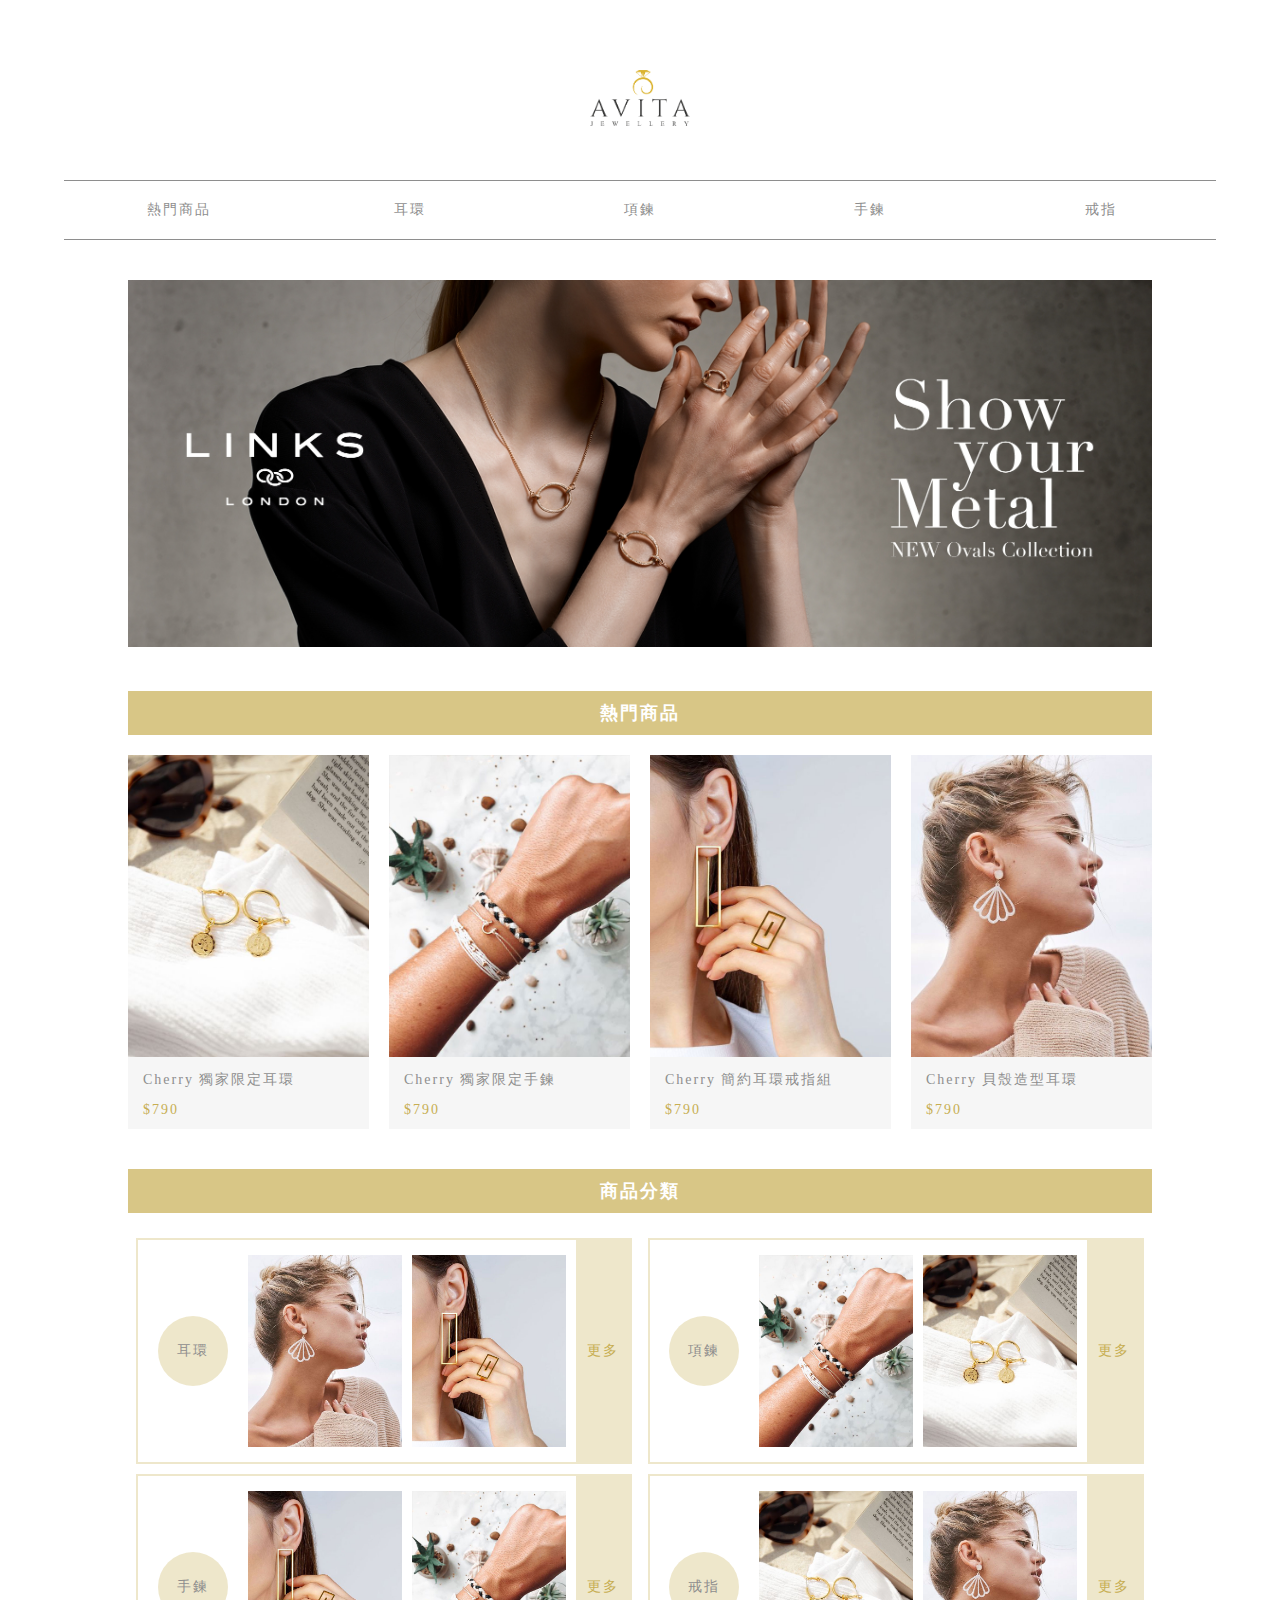
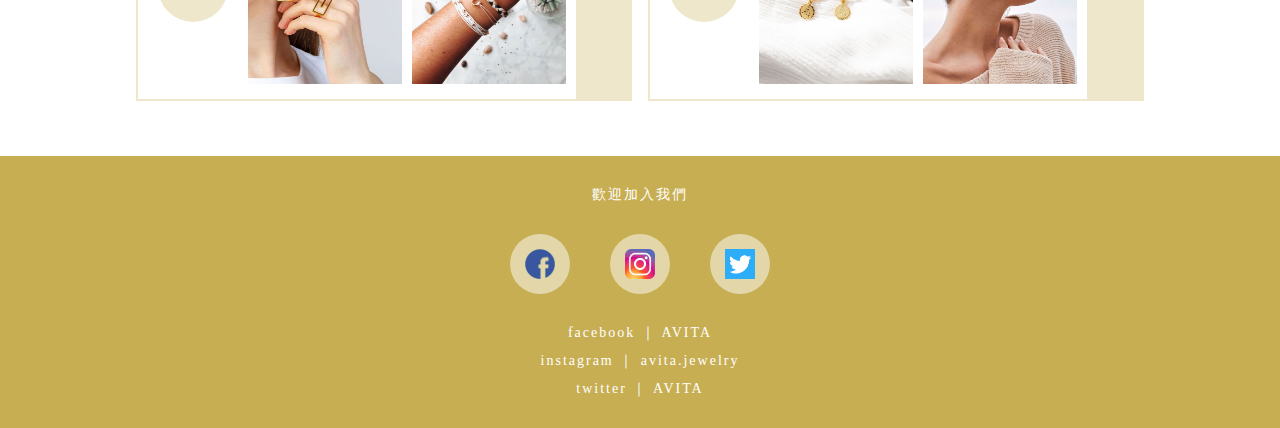
<file: index.html>
<!DOCTYPE html>
<html lang="en">
<head>
    <meta charset="UTF-8">
    <meta name="viewport" content="width=device-width, initial-scale=1.0">
    <meta http-equiv="X-UA-Compatible" content="ie=edge">
    <title>LAVIDA</title>
    <link rel="stylesheet" href="style.css">
    <script src="https://ajax.googleapis.com/ajax/libs/jquery/3.3.1/jquery.min.js"></script>
</head>
<body>

    <header>
        <div class="container">
            <h1>
                <a href="index.html"><img src="img/logo.png"></a>
            </h1>
        </div>
        <!-- <nav class="container"> -->
        <nav>
            <a href="#">熱門商品</a>
            <a href="#">耳環</a>
            <a href="#">項鍊</a>
            <a href="#">手鍊</a>
            <a href="#">戒指</a>
        </nav>
    </header>

    <!-- hbg -->
    <div class="hbg">
        <span></span>
        <span></span>
        <span></span>
    </div>

    <div class="banner container">
        <img src="img/banner.jpg">
    </div>

    <!-- 熱門商品 -->
    <article>
        <div class="container">
            <h2>熱門商品</h2>
            <div class="product">
                <a href="product.html">
                    <img src="img/hot1.jpg">
                    <p>Cherry 獨家限定耳環</p>
                    <p class="price">$790</p>
                </a>
                <a href="product.html">
                    <img src="img/hot2.jpg">
                    <p>Cherry 獨家限定手鍊</p>
                    <p class="price">$790</p>
                </a>
                <a href="product.html">
                    <img src="img/hot3.jpg">
                    <p>Cherry 簡約耳環戒指組</p>
                    <p class="price">$790</p>
                </a>
                <a href="product.html">
                    <img src="img/hot4.jpg">
                    <p>Cherry 貝殼造型耳環</p>
                    <p class="price">$790</p>
                </a>
            </div>
        </div>
    </article>
   
    <!-- 商品分類 -->
    <article>
        <div class="container">
            <h2>商品分類</h2>

            <div class="type">
                <div class="content">
                    <div class="title">耳環</div>
                </div>
                <div class="content">
                    <a href="product.html" class="product">
                        <img src="img/hot4.jpg">
                    </a>
                    <a href="product.html" class="product">
                        <img src="img/hot3.jpg">
                    </a>
                </div>
                <a href="product_all.html" class="content more">
                    更多
                </a>
            </div>

            <div class="type">
                <div class="content">
                    <div class="title">項鍊</div>
                </div>
                <div class="content">
                    <a href="product.html" class="product">
                        <img src="img/hot2.jpg">
                    </a>
                    <a href="product.html" class="product">
                        <img src="img/hot1.jpg">
                    </a>
                </div>
                <a href="product_all.html" class="content more">
                    更多
                </a>
            </div>

            <div class="type">
                <div class="content">
                    <div class="title">手鍊</div>
                </div>
                <div class="content">
                    <a href="product.html" class="product">
                        <img src="img/hot3.jpg">
                    </a>
                    <a href="product.html" class="product">
                        <img src="img/hot2.jpg">
                    </a>
                </div>
                <a href="product_all.html" class="content more">
                    更多
                </a>
            </div>

            <div class="type">
                <div class="content">
                    <div class="title">戒指</div>
                </div>
                <div class="content">
                    <a href="product.html" class="product">
                        <img src="img/hot1.jpg">
                    </a>
                    <a href="product.html" class="product">
                        <img src="img/hot4.jpg">
                    </a>
                </div>
                <a href="product_all.html" class="content more">
                    更多
                </a>
            </div>
        </div>
        
    </article>


    <footer>
        <p>歡迎加入我們</p>
        <div class="social">
            <a href="#">
                <img src="img/fb.png">
            </a>
            <a href="#">
                <img src="img/ig.png">
            </a>
            <a href="#">
                <img src="img/twitter.png">
            </a>
        </div>

        <p>facebook ｜ AVITA</p>
        <p>instagram ｜ avita.jewelry</p>
        <p>twitter ｜ AVITA</p>
    </footer>
</body>

<script>
    $(document).ready(function(){
        $('.hbg').click(function(){
            $('header nav').slideToggle(600);
            $(this).toggleClass('open');
        });
    });
</script>

</html>
</file>
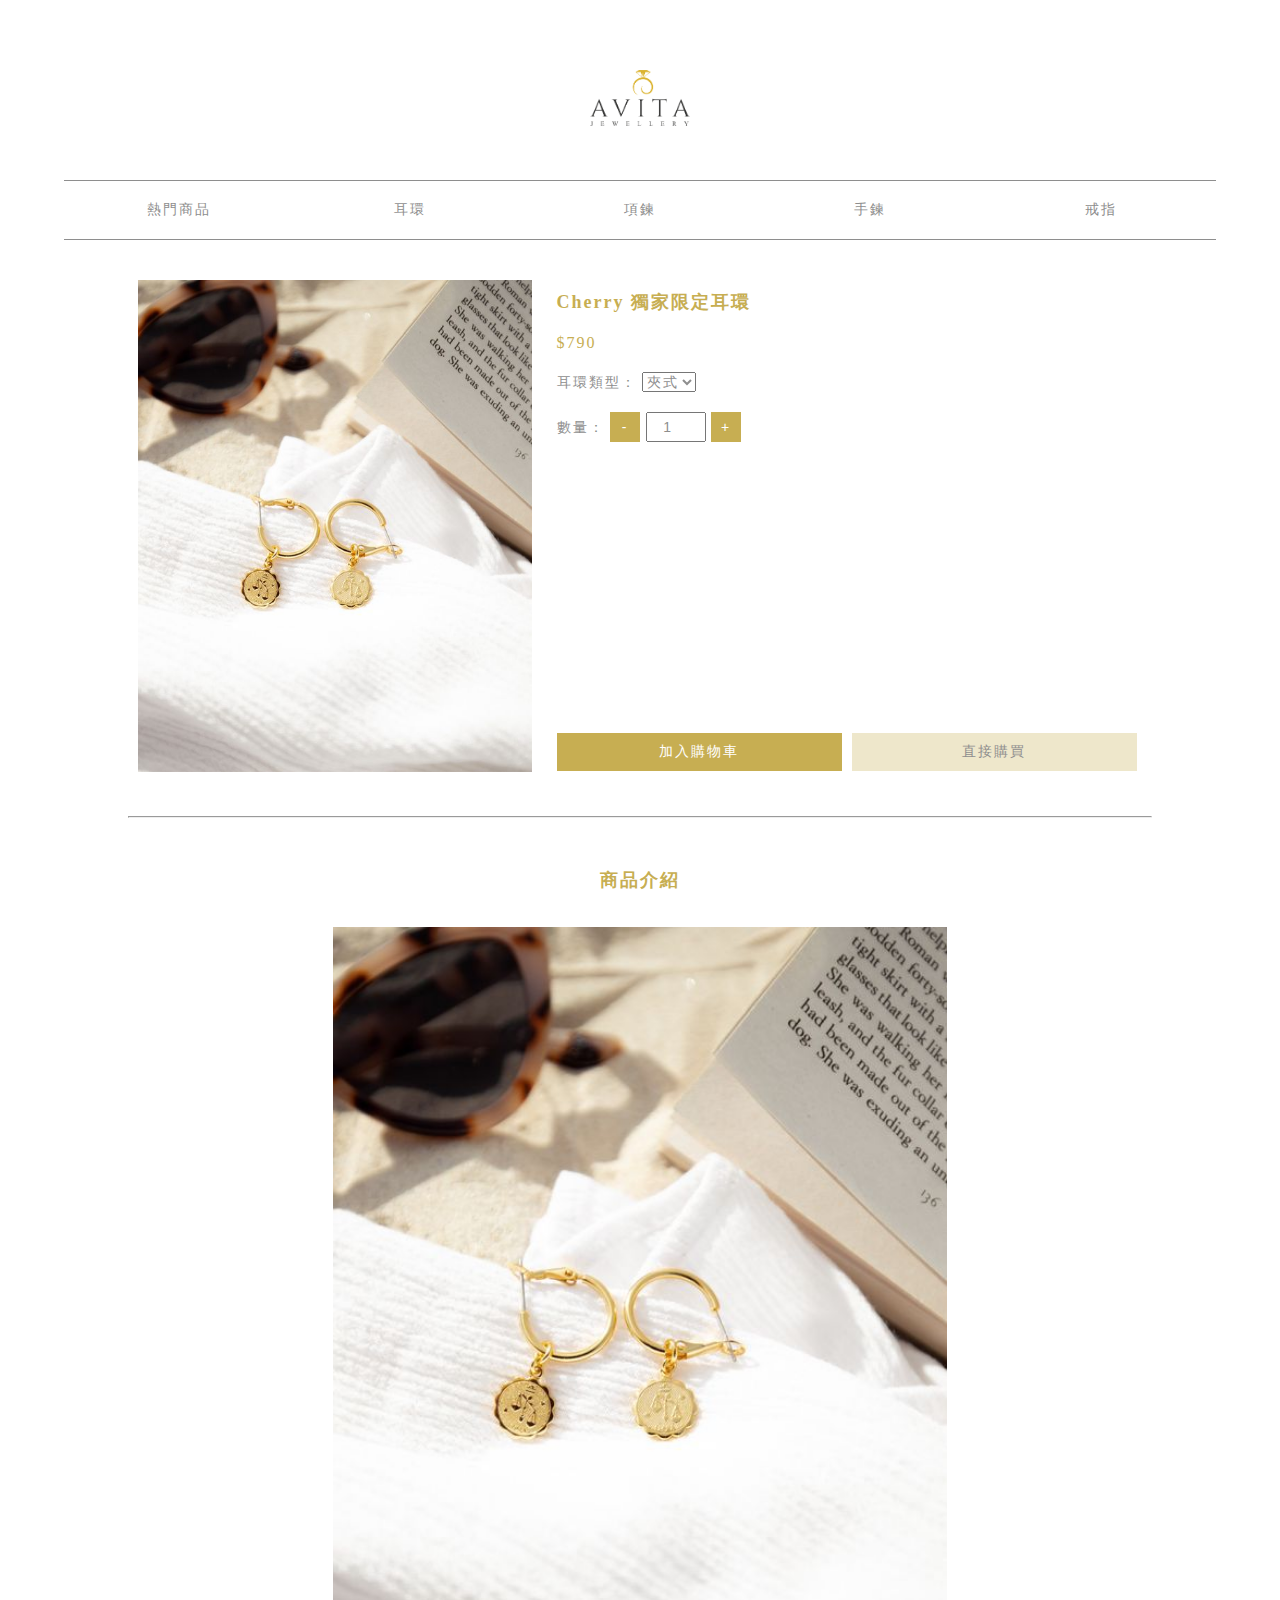
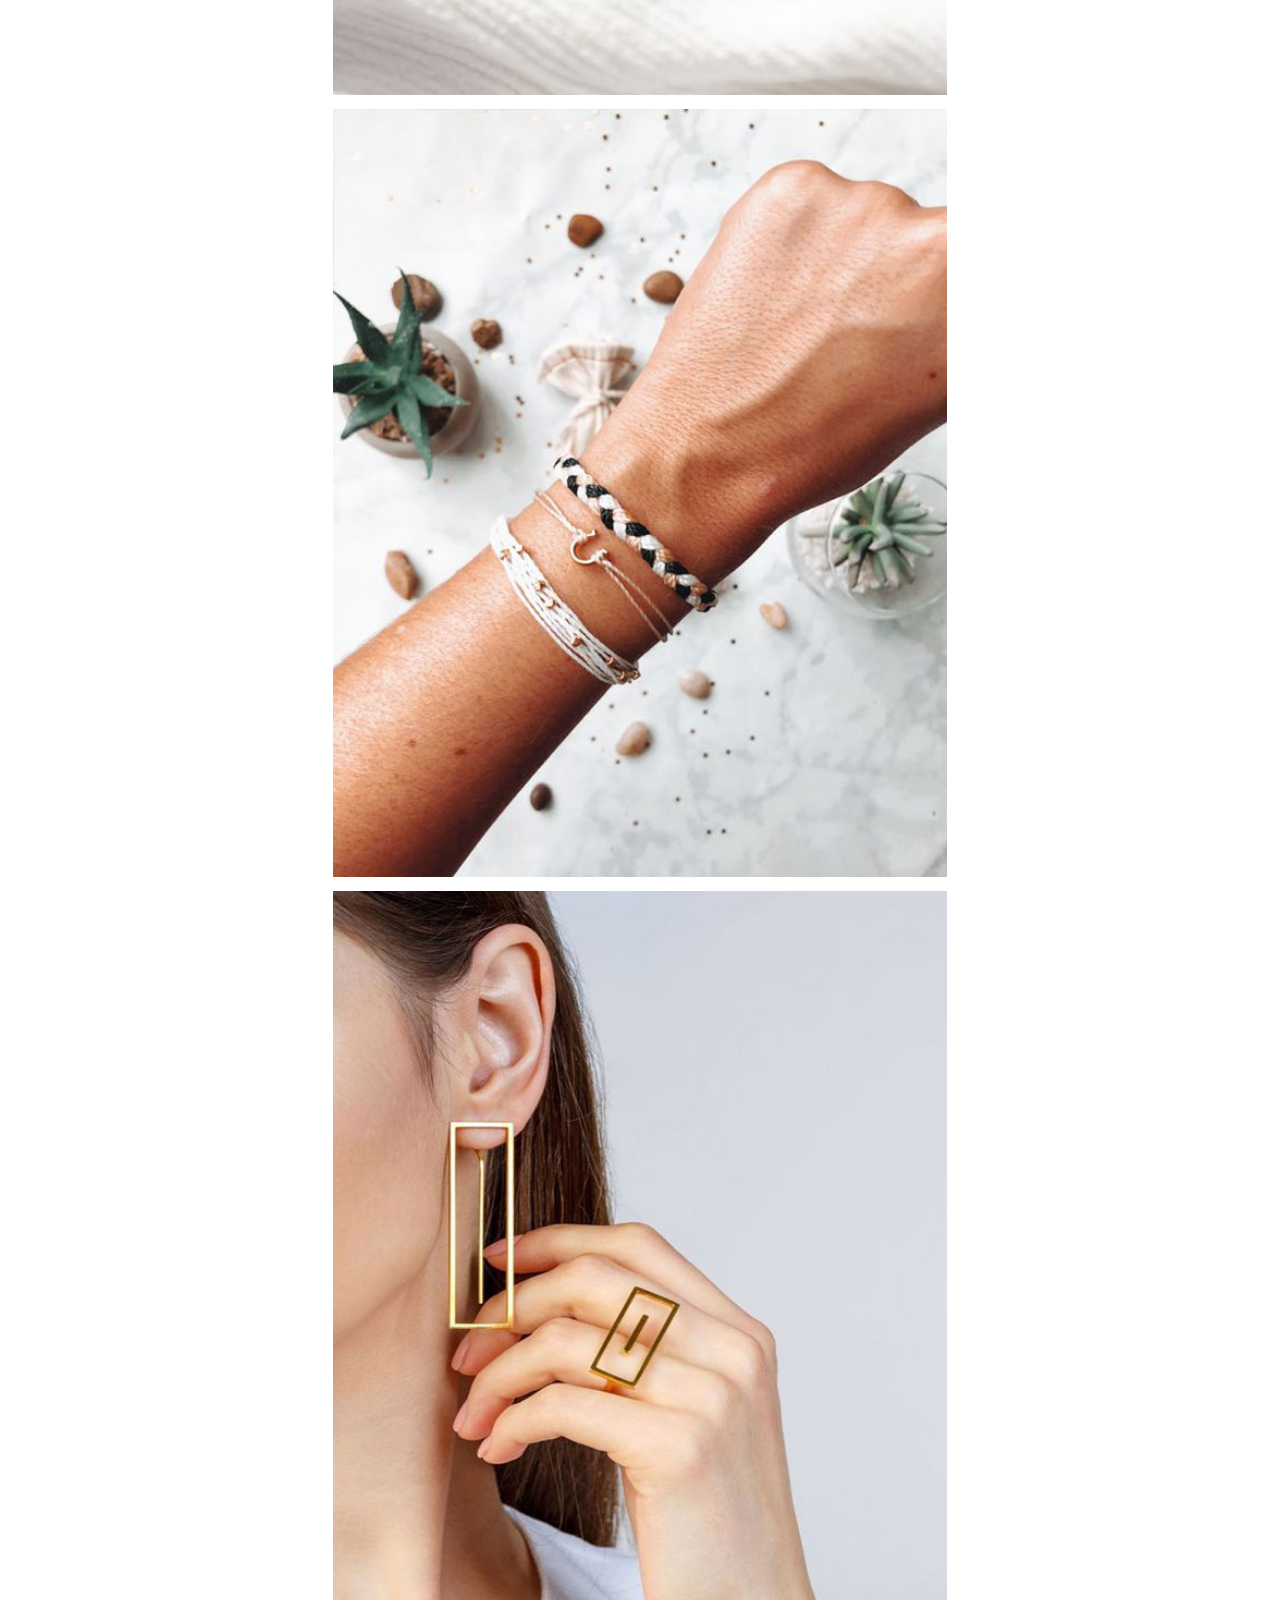
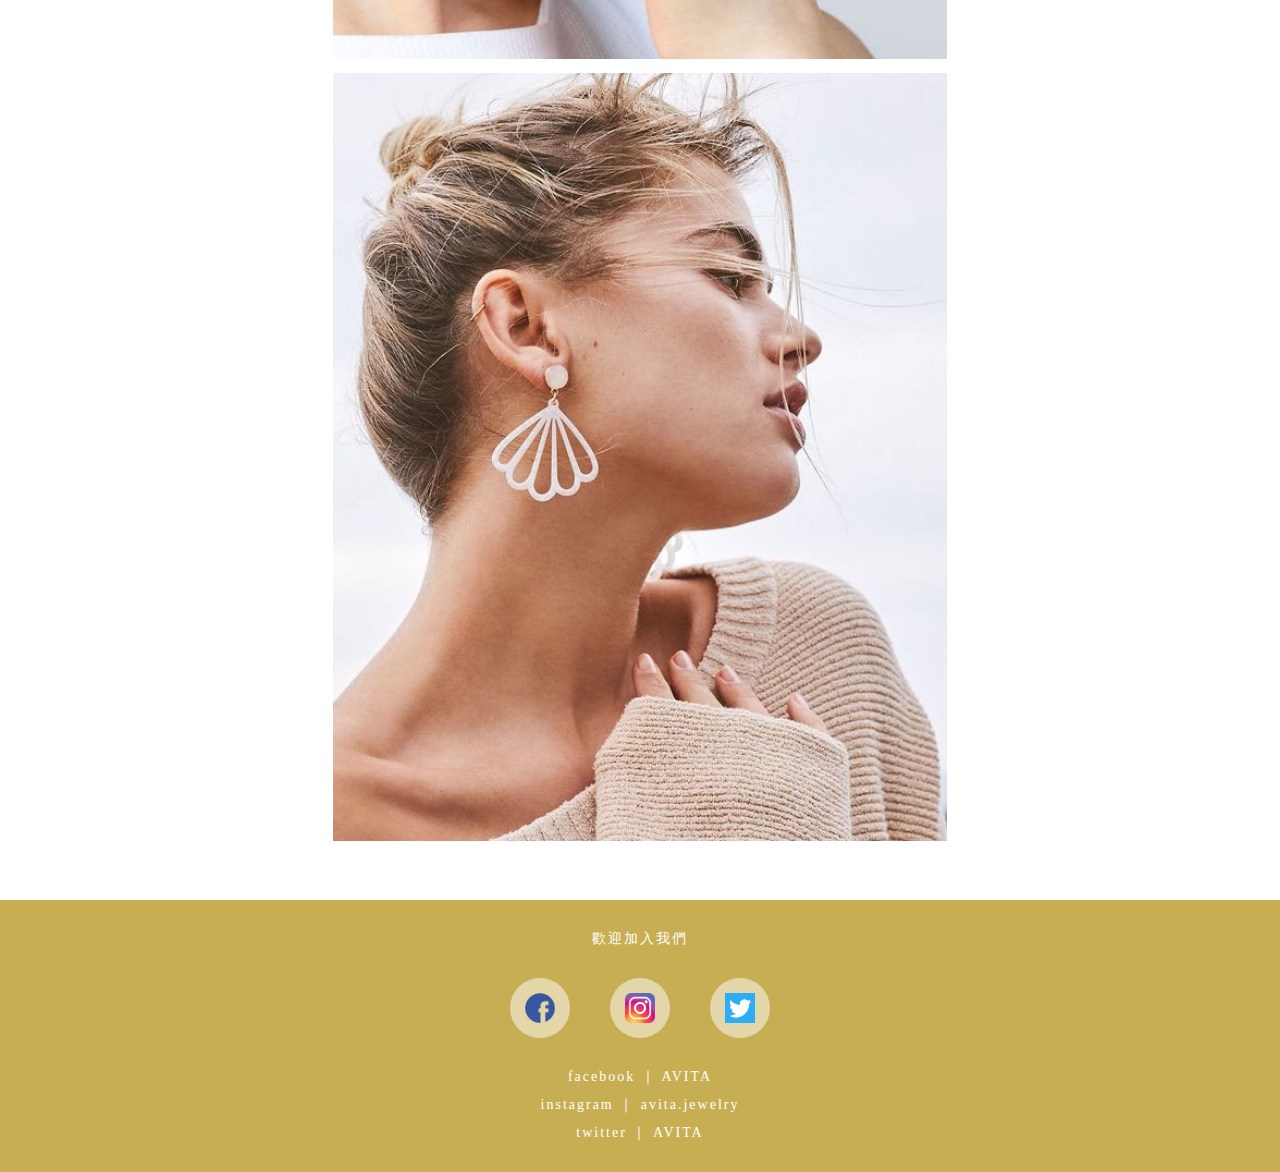
<file: product.html>
<!DOCTYPE html>
<html lang="en">
<head>
    <meta charset="UTF-8">
    <meta name="viewport" content="width=device-width, initial-scale=1.0">
    <meta http-equiv="X-UA-Compatible" content="ie=edge">
    <title>LAVIDA</title>
    <link rel="stylesheet" href="style.css">
    <script src="https://ajax.googleapis.com/ajax/libs/jquery/3.3.1/jquery.min.js"></script>
</head>
<body>

    <header>
        <div class="container">
            <h1>
                <a href="index.html"><img src="img/logo.png"></a>
            </h1>
        </div>
        <!-- <nav class="container"> -->
        <nav>
            <a href="#">熱門商品</a>
            <a href="#">耳環</a>
            <a href="#">項鍊</a>
            <a href="#">手鍊</a>
            <a href="#">戒指</a>
        </nav>
    </header>

    <!-- hbg -->
    <div class="hbg">
        <span></span>
        <span></span>
        <span></span>
    </div>

    <article>
        <div class="container">
            <div class="info">
                <div class="content">
                    <img src="img/hot1.jpg" class="pic">
                </div>
                <div class="content">
                    <div class="info_detail">
                      <h2 class="pd_title">Cherry 獨家限定耳環</h2>
                        <p class="price">$790</p>
                        <p>耳環類型：
                            <select>
                                <option value="1">夾式</option>
                                <option value="2">耳針</option>
                                <option value="3">磁鐵</option>
                            </select>
                        </p>
                        <p>
                            數量：
                            <input type="button" value="-" id="minus">
                            <input type="number" value="1" id="count">
                            <input type="button" value="+" id="plus">
                        </p>  
                    </div>
                    <div class="button">
                        <a href="#">加入購物車</a>
                        <a href="#">直接購買</a>
                    </div>
                </div>
            </div>
        </div>
    </article>

    <hr class="container">

    <article class="detail">
        <div class="container">
        <h2>商品介紹</h2>
            <img src="img/hot1.jpg">
            <img src="img/hot2.jpg">
            <img src="img/hot3.jpg">
            <img src="img/hot4.jpg">
        </div>
    </article>

    <footer>
        <p>歡迎加入我們</p>
        <div class="social">
            <a href="#">
                <img src="img/fb.png">
            </a>
            <a href="#">
                <img src="img/ig.png">
            </a>
            <a href="#">
                <img src="img/twitter.png">
            </a>
        </div>

        <p>facebook ｜ AVITA</p>
        <p>instagram ｜ avita.jewelry</p>
        <p>twitter ｜ AVITA</p>
    </footer>
</body>

<script>
    $(document).ready(function(){
        $('.hbg').click(function(){
            $('header nav').slideToggle(600);
            $(this).toggleClass('open');
        });
        $('#minus').click(function(){
            if($('#count').val() > 0){
                $('#count').val(+$('#count').val() - 1);
            }
        });
        $('#plus').click(function(){
            $('#count').val(+$('#count').val() + 1);
        });
    });
</script>

</html>
</file>
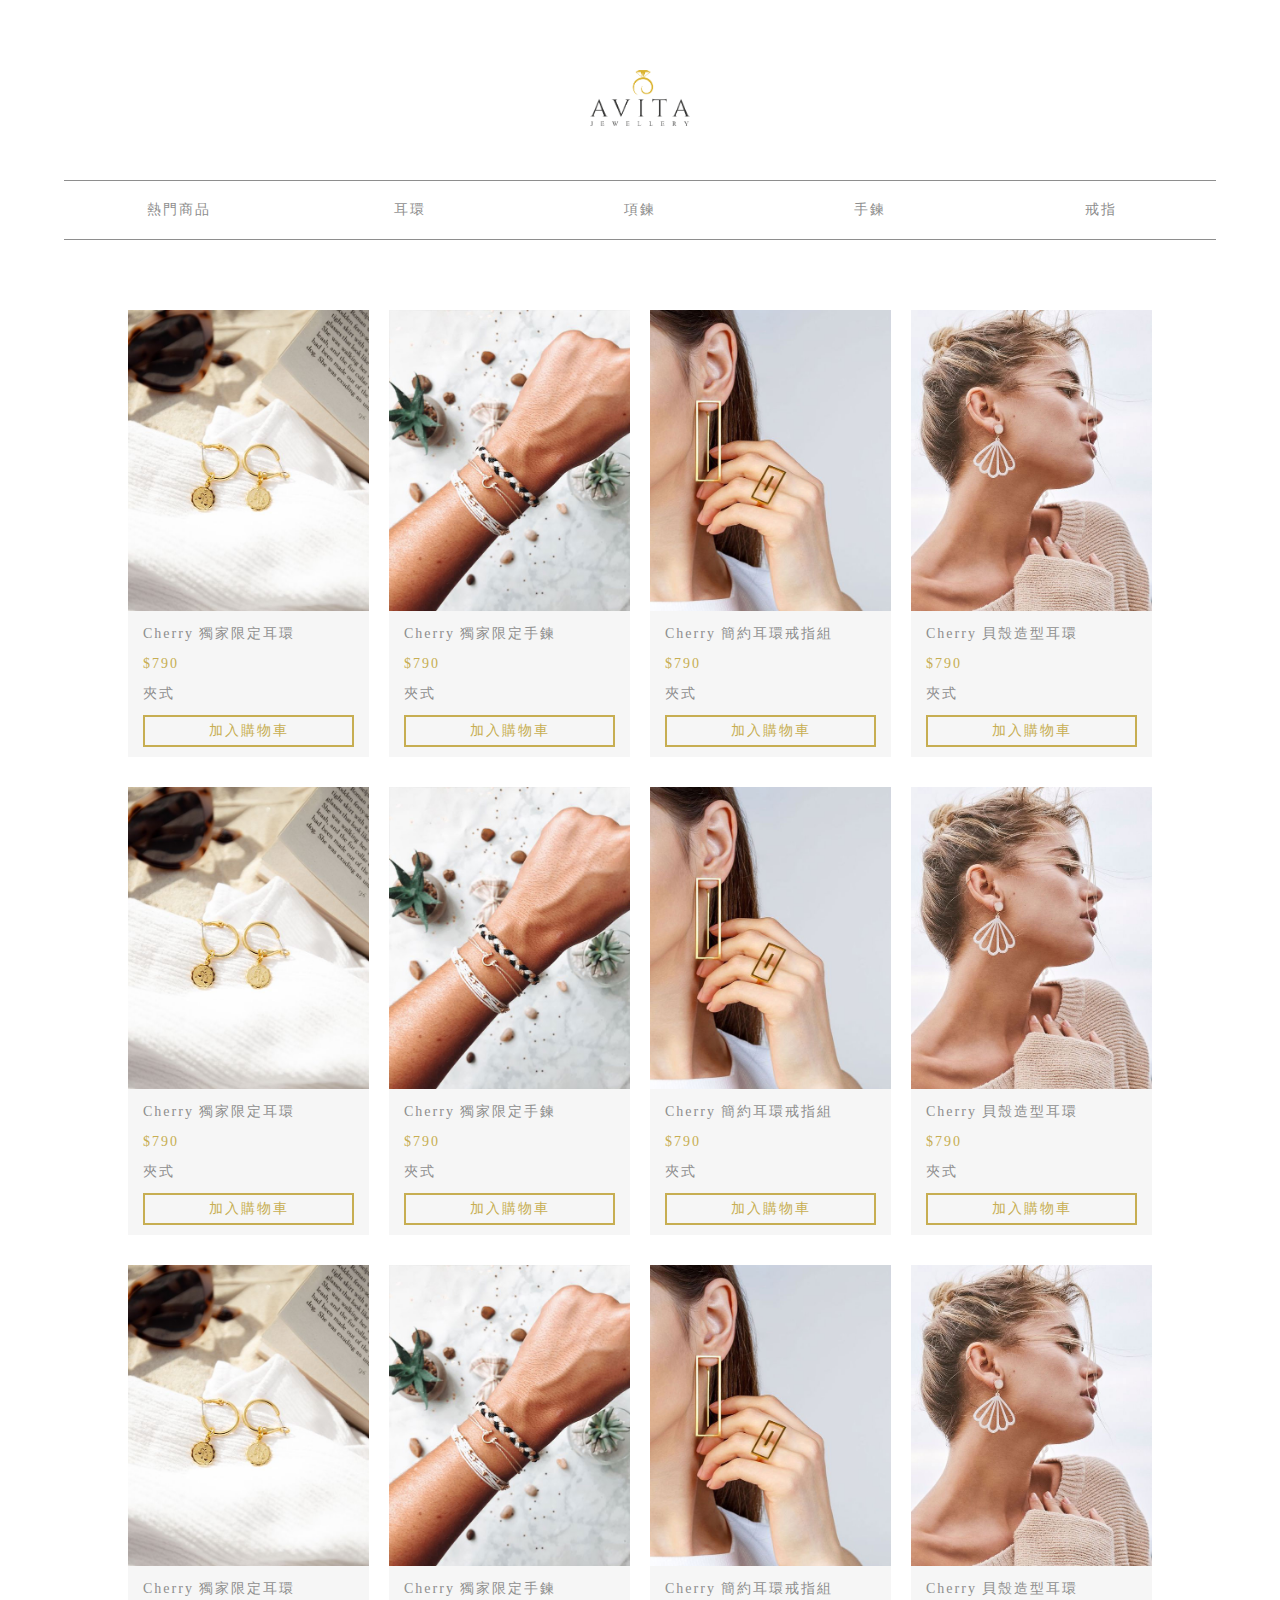
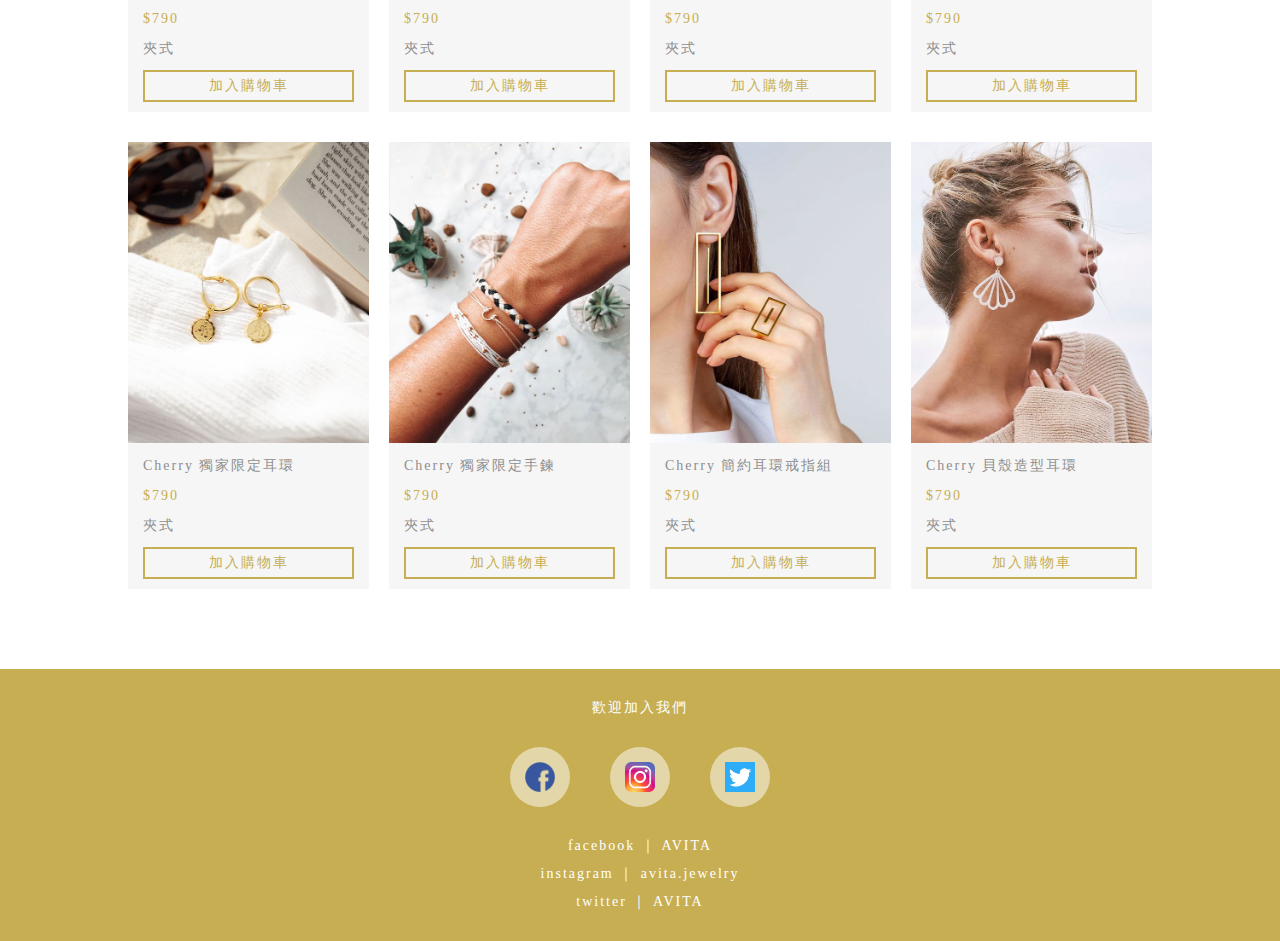
<file: product_all.html>
<!DOCTYPE html>
<html lang="en">
<head>
    <meta charset="UTF-8">
    <meta name="viewport" content="width=device-width, initial-scale=1.0">
    <meta http-equiv="X-UA-Compatible" content="ie=edge">
    <title>LAVIDA</title>
    <link rel="stylesheet" href="style.css">
    <script src="https://ajax.googleapis.com/ajax/libs/jquery/3.3.1/jquery.min.js"></script>
</head>
<body>

    <header>
        <div class="container">
            <h1>
                <a href="index.html"><img src="img/logo.png"></a>
            </h1>
        </div>
        <!-- <nav class="container"> -->
        <nav>
            <a href="#">熱門商品</a>
            <a href="#">耳環</a>
            <a href="#">項鍊</a>
            <a href="#">手鍊</a>
            <a href="#">戒指</a>
        </nav>
    </header>

    <!-- hbg -->
    <div class="hbg">
        <span></span>
        <span></span>
        <span></span>
    </div>

    <article class="product_all">
        <div class="container">
            <div class="product">
                <div class="pd">
                    <a href="product.html">
                        <img src="img/hot1.jpg">
                        <p>Cherry 獨家限定耳環</p>
                        <p class="price">$790</p>
                        <p class="style">夾式</p>
                    </a> 
                    <a href="#" class="cart">加入購物車</a>
                </div>
                <div class="pd">
                    <a href="product.html">
                        <img src="img/hot2.jpg">
                        <p>Cherry 獨家限定手鍊</p>
                        <p class="price">$790</p>
                        <p class="style">夾式</p>
                    </a>
                    <a href="#" class="cart">加入購物車</a>
                </div>
                <div class="pd">
                    <a href="product.html">
                        <img src="img/hot3.jpg">
                        <p>Cherry 簡約耳環戒指組</p>
                        <p class="price">$790</p>
                        <p class="style">夾式</p>
                    </a>
                    <a href="#" class="cart">加入購物車</a>
                </div>
                <div class="pd">
                    <a href="product.html">
                        <img src="img/hot4.jpg">
                        <p>Cherry 貝殼造型耳環</p>
                        <p class="price">$790</p>
                        <p class="style">夾式</p>
                    </a>
                    <a href="#" class="cart">加入購物車</a>
                </div>
            </div>
            <div class="product">
                <div class="pd">
                    <a href="product.html">
                        <img src="img/hot1.jpg">
                        <p>Cherry 獨家限定耳環</p>
                        <p class="price">$790</p>
                        <p class="style">夾式</p>
                    </a> 
                    <a href="#" class="cart">加入購物車</a>
                </div>
                <div class="pd">
                    <a href="product.html">
                        <img src="img/hot2.jpg">
                        <p>Cherry 獨家限定手鍊</p>
                        <p class="price">$790</p>
                        <p class="style">夾式</p>
                    </a>
                    <a href="#" class="cart">加入購物車</a>
                </div>
                <div class="pd">
                    <a href="product.html">
                        <img src="img/hot3.jpg">
                        <p>Cherry 簡約耳環戒指組</p>
                        <p class="price">$790</p>
                        <p class="style">夾式</p>
                    </a>
                    <a href="#" class="cart">加入購物車</a>
                </div>
                <div class="pd">
                    <a href="product.html">
                        <img src="img/hot4.jpg">
                        <p>Cherry 貝殼造型耳環</p>
                        <p class="price">$790</p>
                        <p class="style">夾式</p>
                    </a>
                    <a href="#" class="cart">加入購物車</a>
                </div>
            </div>
            <div class="product">
                <div class="pd">
                    <a href="product.html">
                        <img src="img/hot1.jpg">
                        <p>Cherry 獨家限定耳環</p>
                        <p class="price">$790</p>
                        <p class="style">夾式</p>
                    </a> 
                    <a href="#" class="cart">加入購物車</a>
                </div>
                <div class="pd">
                    <a href="product.html">
                        <img src="img/hot2.jpg">
                        <p>Cherry 獨家限定手鍊</p>
                        <p class="price">$790</p>
                        <p class="style">夾式</p>
                    </a>
                    <a href="#" class="cart">加入購物車</a>
                </div>
                <div class="pd">
                    <a href="product.html">
                        <img src="img/hot3.jpg">
                        <p>Cherry 簡約耳環戒指組</p>
                        <p class="price">$790</p>
                        <p class="style">夾式</p>
                    </a>
                    <a href="#" class="cart">加入購物車</a>
                </div>
                <div class="pd">
                    <a href="product.html">
                        <img src="img/hot4.jpg">
                        <p>Cherry 貝殼造型耳環</p>
                        <p class="price">$790</p>
                        <p class="style">夾式</p>
                    </a>
                    <a href="#" class="cart">加入購物車</a>
                </div>
            </div>
            <div class="product">
                <div class="pd">
                    <a href="product.html">
                        <img src="img/hot1.jpg">
                        <p>Cherry 獨家限定耳環</p>
                        <p class="price">$790</p>
                        <p class="style">夾式</p>
                    </a> 
                    <a href="#" class="cart">加入購物車</a>
                </div>
                <div class="pd">
                    <a href="product.html">
                        <img src="img/hot2.jpg">
                        <p>Cherry 獨家限定手鍊</p>
                        <p class="price">$790</p>
                        <p class="style">夾式</p>
                    </a>
                    <a href="#" class="cart">加入購物車</a>
                </div>
                <div class="pd">
                    <a href="product.html">
                        <img src="img/hot3.jpg">
                        <p>Cherry 簡約耳環戒指組</p>
                        <p class="price">$790</p>
                        <p class="style">夾式</p>
                    </a>
                    <a href="#" class="cart">加入購物車</a>
                </div>
                <div class="pd">
                    <a href="product.html">
                        <img src="img/hot4.jpg">
                        <p>Cherry 貝殼造型耳環</p>
                        <p class="price">$790</p>
                        <p class="style">夾式</p>
                    </a>
                    <a href="#" class="cart">加入購物車</a>
                </div>
            </div>
        </div>
    </article>

    <footer>
        <p>歡迎加入我們</p>
        <div class="social">
            <a href="#">
                <img src="img/fb.png">
            </a>
            <a href="#">
                <img src="img/ig.png">
            </a>
            <a href="#">
                <img src="img/twitter.png">
            </a>
        </div>

        <p>facebook ｜ AVITA</p>
        <p>instagram ｜ avita.jewelry</p>
        <p>twitter ｜ AVITA</p>
    </footer>
</body>

<script>
    $(document).ready(function(){
        $('.hbg').click(function(){
            $('header nav').slideToggle(600);
            $(this).toggleClass('open');
        });
        $('#minus').click(function(){
            if($('#count').val() > 0){
                $('#count').val(+$('#count').val() - 1);
            }
        });
        $('#plus').click(function(){
            $('#count').val(+$('#count').val() + 1);
        });
    });
</script>

</html>
</file>
<file: style.css>
*{
    box-sizing: border-box;
    font-size: 14px;
    margin: 0;
    padding: 0;
    letter-spacing: 2px;
    color: #8e8e8e;
    font-weight: 微軟正黑體;
    outline: none;
}
body{
    margin: 0;
    padding: 0;
    /* background-image: url(img/bg.jpg); */
    background-size: 100%;
    background-attachment: fixed;
    background-position: center;
    font-weight: 400;
}
a{
    text-decoration: none;
}
img{
    width: 100%;
}
input[type="button"]{
    -webkit-appearance: none;
}
.container{
    width: 80%;
    margin: auto;
}
header{
    padding: 20px 0;
}
header h1{
    width: 100%;
    text-align: center;
}
header h1 a{
    display: inline-block;
    width: 100px;
    margin: 50px 0;
}
header h1 a:hover{
    transition-duration: .3s;
    opacity: .7;
}
header nav{
    width: 90%;
    margin: 0 auto;
    display: flex;
    border-top: 1px solid #8e8e8e;
    border-bottom: 1px solid #8e8e8e;
}
header nav a{
    flex: 1;
    text-align: center;
    background-color: rgba(255,255,255,0.5);
    padding: 20px 0;
    margin: 0 20px;
}
header nav a:hover{
    transition-duration: .3s;
    background-color: rgba(199, 174, 82, 0.3);
    color: #8e8e8e;
}
.banner{
    padding: 20px 0;
}
article{
    padding: 20px 0;
    text-align: center;
}
article h2{
    font-size: 18px;
    text-align: center;
    padding: 10px 0;
    background-color: rgba(199, 174, 82, 0.7);
    margin-bottom: 20px;
    color: #fff;
    font-weight: bold;
}
article .product{
    display: flex;
}
article .product a,article.product_all .product .pd{
    flex: 1;
    margin-right: 20px;
    background-color: rgba(238, 238, 238, 0.5);
    /* box-shadow: 2px 2px 10px #8e8e8e; */
}
article.product_all .product .pd a{
    margin-right: 0;
    background-color: transparent;
}
article.product_all .product .pd .cart{
    border: 2px solid #c7ae52;
    color: #c7ae52;
    padding: 5px 10px;
    margin: 10px auto;
    width: calc(100% - 30px);
} 
article.product_all .product .pd .cart:hover{
    transition-duration: .3s;
    background-color: #c7ae52;
    color: #fff;
}
article .product a{
    display: block;
}
article .product a:hover img{
    transition-duration: .3s;
    opacity: .7;
}
article .product a:nth-last-child(1),article.product_all .product .pd:nth-last-child(1){
    margin-right: 0;    
}
article .product p{
    text-align: left;
    padding: 0 15px;
    line-height: 22px;
    margin: 8px 0;
}
article .price{
    color: #c7ae52;
}
article .type{
    display: inline-flex;
    width: calc(50% - 16px);
    border: 2px solid rgba(199, 174, 82, 0.3);
    margin: 5px;
    background-color: rgba(255,255,255,0.8);
}
article .content{
    display: flex;
    flex: 1;
    justify-content: center;
    align-items: center;
    margin: 15px 0;
}
article .content:nth-child(2){
    flex: 3;
}
article .content.more{
    flex: 0.5;
    background-color: rgba(199, 174, 82, 0.3);
    color: #c7ae52;
    margin: 0;
}
article .content.more:hover{
    transition-duration: .3s;
    background-color: rgba(199, 174, 82, 0.5);
    color: #fff;
}
article .content .title{
    width: 70px;
    height: 70px;
    border-radius: 70px;
    line-height: 70px;
    color: #8e8e8e;
    background-color: rgba(199, 174, 82, 0.3);
    text-align: center;
}
article .content .product{
    margin-right: 10px;
}
article .content .product:hover img{
    transition-duration: .3s;
    opacity: .7;
}
article .info{
    display: flex;
}
article .info .content{
    flex: 2;
    display: block;
    padding: 0 10px;
    position: relative;
    margin: 0;
}
article .info .content:nth-last-child(1){
    flex: 3;
    padding-bottom: 100px;
}
article .info .content .info_detail{
    padding: 0 5px;
}
article .info .content h2,article .info .content p{
    text-align: left;
    margin: 0;
    padding: 10px 0;
}
article .info .content h2{
    background-color: transparent;
    color: #c7ae52;
}
article .info .content .price{
    font-size: 16px;
}
article .info .content input{
    width: 60px;
    padding: 5px;
    text-align: center;
}
article .info .content input[type="button"]{
    background-color: #c7ae52;
    color: #fff;
    border: none;
    width: 30px;
    height: 30px;
    cursor: pointer;
    border-radius: 0;
}
article .info .content input[type="button"]:hover{
    transition-duration: .3s;
    filter: brightness(0.8);
}
article .info .content .button{
    width: calc(100% - 20px);
    display: flex;
    position: absolute;
    bottom: 0;
}
article .info .content .button a{
    flex: 1;
    text-align: center;
    margin: 5px;
    padding: 10px;
    background-color: rgba(199, 174, 82, 0.3);
}
article .info .content .button a:hover{
    transition-duration: .3s;
    filter: brightness(0.8);
}
article .info .content .button a:nth-child(1){
    background-color: #c7ae52;
    color: #fff;
}
article.detail img{
    width: 60%;
    margin: 5px;
}
article.detail h2{
    background-color: transparent;
    color: #c7ae52;
}
hr.container{
    margin: 20px auto;
}
article.product_all .product{
    margin: 30px 0;
}
footer{
    background-color: #c7ae52;
    text-align: center;
    margin-top: 30px;
    padding: 20px 0;
}
footer p{
    color: #fff;
    margin: 10px 0;
}
footer .social{
    display: flex;
    width: 300px;
    margin: auto;
}
footer .social a{
    flex: 1;
    margin: 20px;
    width: 60px;
    height: 60px;
    border-radius: 60px;
    background-color: rgba(255,255,255,0.5);
    padding: 15px;
}
footer .social a:hover{
    transition-duration: .3s;
    background-color: #fff;
}
.hbg{
    display: none;
}

@media screen and (max-width: 1000px){
    header nav{
        width: 95%;
    }
    .container{
        width: 90%;
    }
    article .content .title{
        width: 60px;
        height: 60px;
        line-height: 60px;
    }
}
@media screen and (max-width: 768px){
    body{
        padding-top: 90px;
    }
    header .container{
        width: 100%;
    }
    header{
        width: 100%;
        padding: 20px 0;
        background-color: rgba(255,255,255,.9);
        position: fixed;
        top: 0;
        box-shadow: 0 2px 30px #8e8e8e;
        z-index: 99;
    }
    header h1 a{
        width: 70px;
        margin: 0;
    }
    header nav{
        position: fixed;
        top: 80px;
        width: 100%;
        border: none;
        background-color: #fff;
        z-index: 50;
        border-bottom: 5px solid #c7ae52;
        display: none;
    }
    header nav a{
        display: block;
    }
    .hbg{
        width: 50px;
        height: 50px;
        border-radius: 50px;
        line-height: 50px;
        background-color: rgba(199, 174, 82, 0.7);
        display: inline-block;
        position: fixed;
        top: 17px;
        left: 10px;
        z-index: 100;
        cursor: pointer;
        padding: 10px;
    }
    .hbg span{
        display: block;
        width: 20px;
        height: 2px;
        margin: 6px auto;
        background-color: #fff;
        transition-duration: .6s;
    }
    .hbg.open span:nth-child(1){
        transform: rotate(45deg) translate(6px,6px);
    }
    .hbg.open span:nth-child(2){
        transform: rotate(-45deg);
    }
    .hbg.open span:nth-child(3){
        display: none;
    }
    .banner{
        padding: 0;
        padding-top: 22px;
    }
    .container{
        width: 98%;
    }
    article h2{
        margin-bottom: 15px;
    }
    article .product{
        display: block;
    }
    article .product a,article.product_all .product .pd{
        display: inline-block;
        width: calc(50% - 14px);
        margin: 0 0 10px 0;
        vertical-align: top;
    }
    article.product_all .product a{
        width: 100%;
    }
    article .product p{
        padding: 0 5px;
    }
    article .type{
        width: 100%;
        margin: 10px 0;
        border: none;
        display: block;
        background-color: rgba(238, 238, 238, 0.5);
        padding: 10px;
        padding-bottom: 20px;
    }
    article .content{
        margin: 5px 0;
    }
    article .content .title{
        width: 100%;
        height: auto;
        border-radius: 0;
        line-height: unset;
        padding: 10px 0;
        background-color: transparent;
    }
    article .content .product{
        margin: 5px;
    }
    article .content.more{
        padding: 5px;
    }
    article.product_all .product .pd .cart{
        width: calc(100% - 10px);
    }
    article.product_all .product{
        margin: 0;
    }
}
@media screen and (max-width: 600px){
    article .info{
        display: block;
    }
    article.detail img{
        width: 80%;
    }
    hr.container{
        margin: 10px auto;
    }
}
</file>
